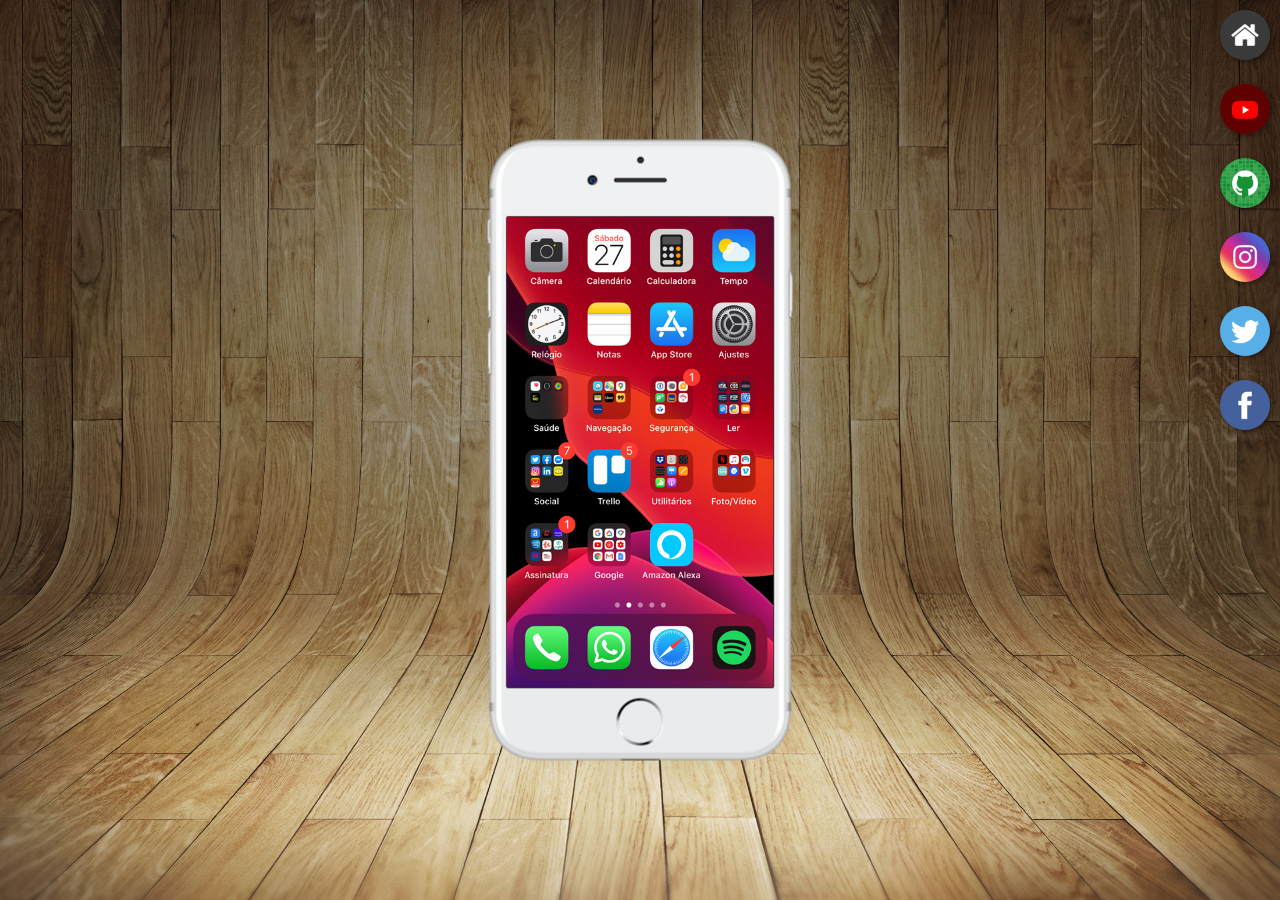
<file: index.html>
<!DOCTYPE html>
<html lang="pt-br">
<head>
    <meta charset="UTF-8">
    <meta name="viewport" content="width=device-width, initial-scale=1.0">
    <title>Projeto rede sociais</title>
    <link rel="stylesheet" href="estilos/style.css">
    <link rel="shortcut icon" href="favicon.ico" type="image/x-icon">
</head>
<body>
    <main>
        <section id="telefone">
            <iframe src="home.html" name="tela" id="tela" frameborder="0">
                seu navegador não é compativel com isso
            </iframe>
        </section>
        <section id="redes">
            <a href="home.html" target="tela"><img src="imagens/logo-home.jpg" alt="home"></a><br>
            <a href="yt.html" target="tela"><img src="imagens/logo-youtube.jpg" alt="Youtube"></a><br>
            <a href="Git.html" target="tela"><img src="imagens/logo-github.jpg" alt="Github"></a><br>
            <a href="insta.html" target="tela"><img src="imagens/logo-instagram.jpg" alt="Instagram"></a><br>
            <a href="#" target="tela"><img src="imagens/logo-twitter.jpg" alt="Twitter"></a><br>
            <a href="#" target="tela"><img src="imagens/logo-facebook.jpg" alt="Facebook"></a>
        </section>
    </main>
</body>
</html>
</file>
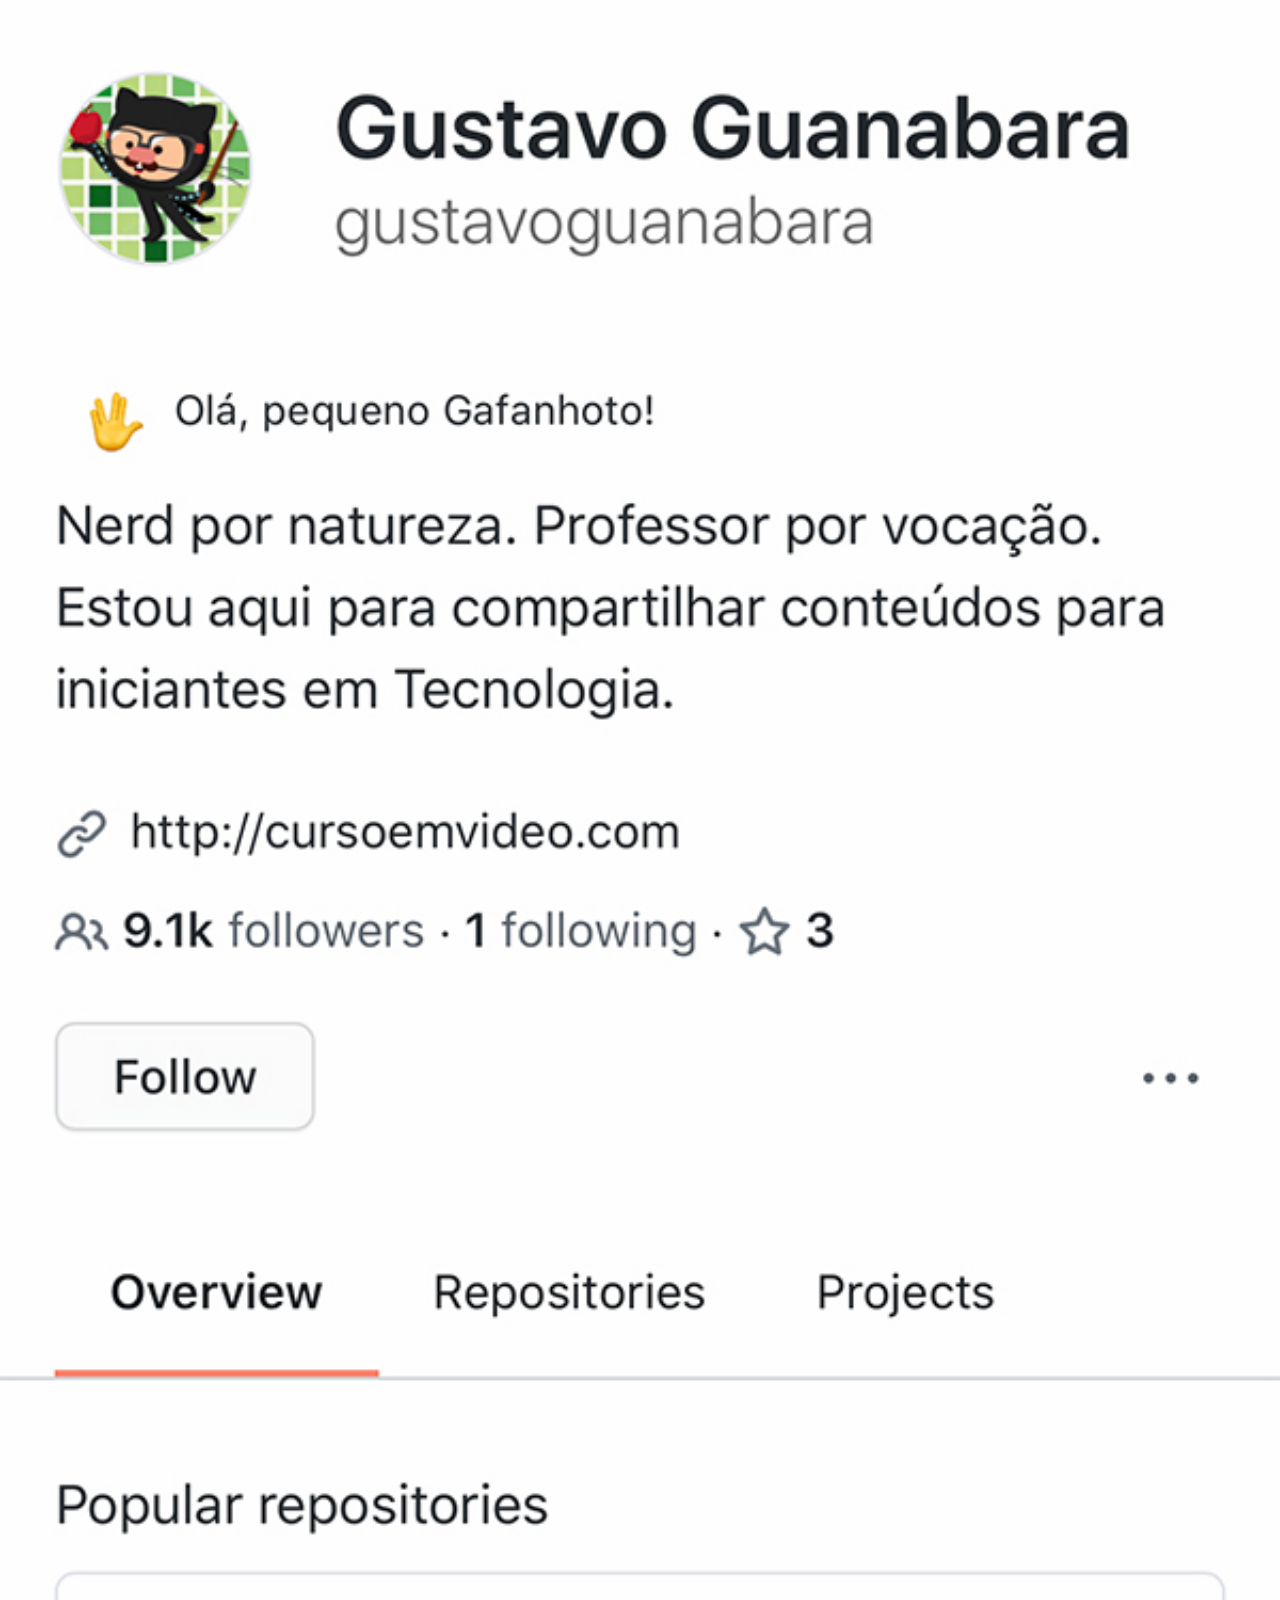
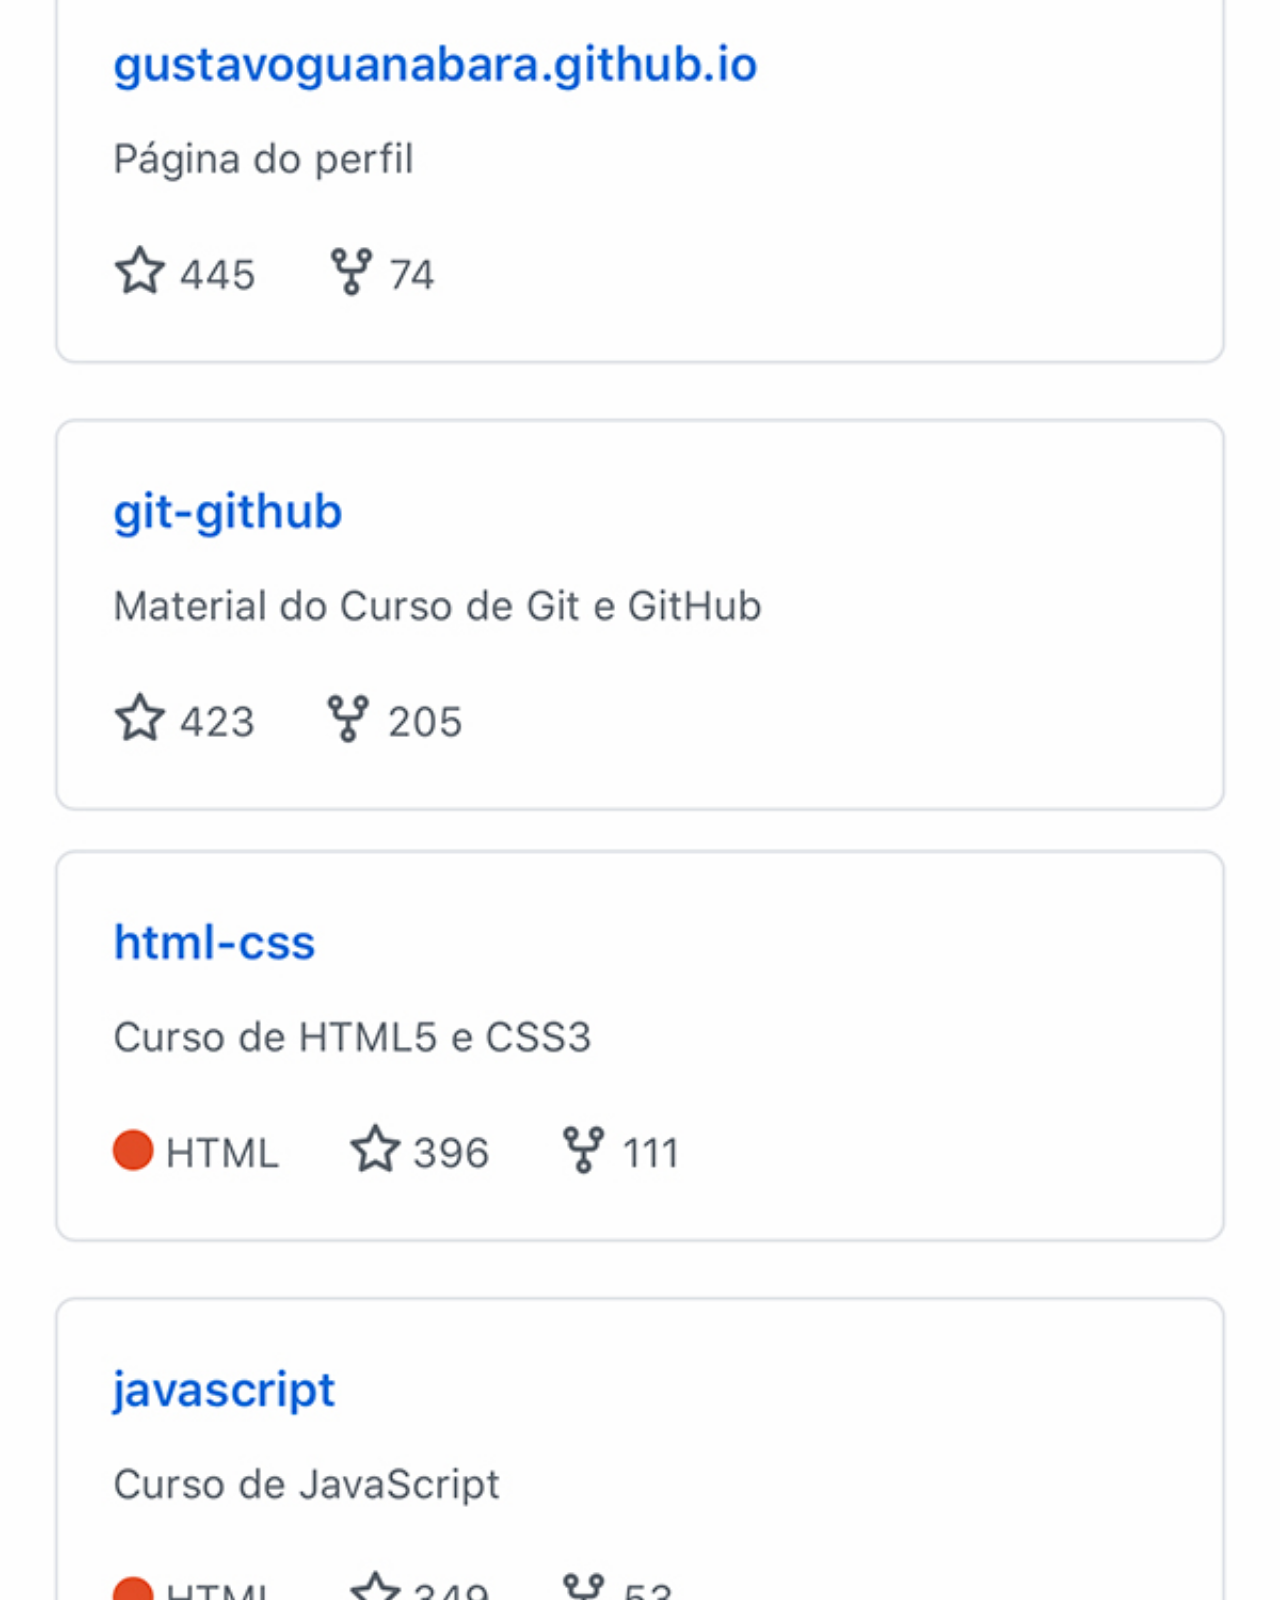
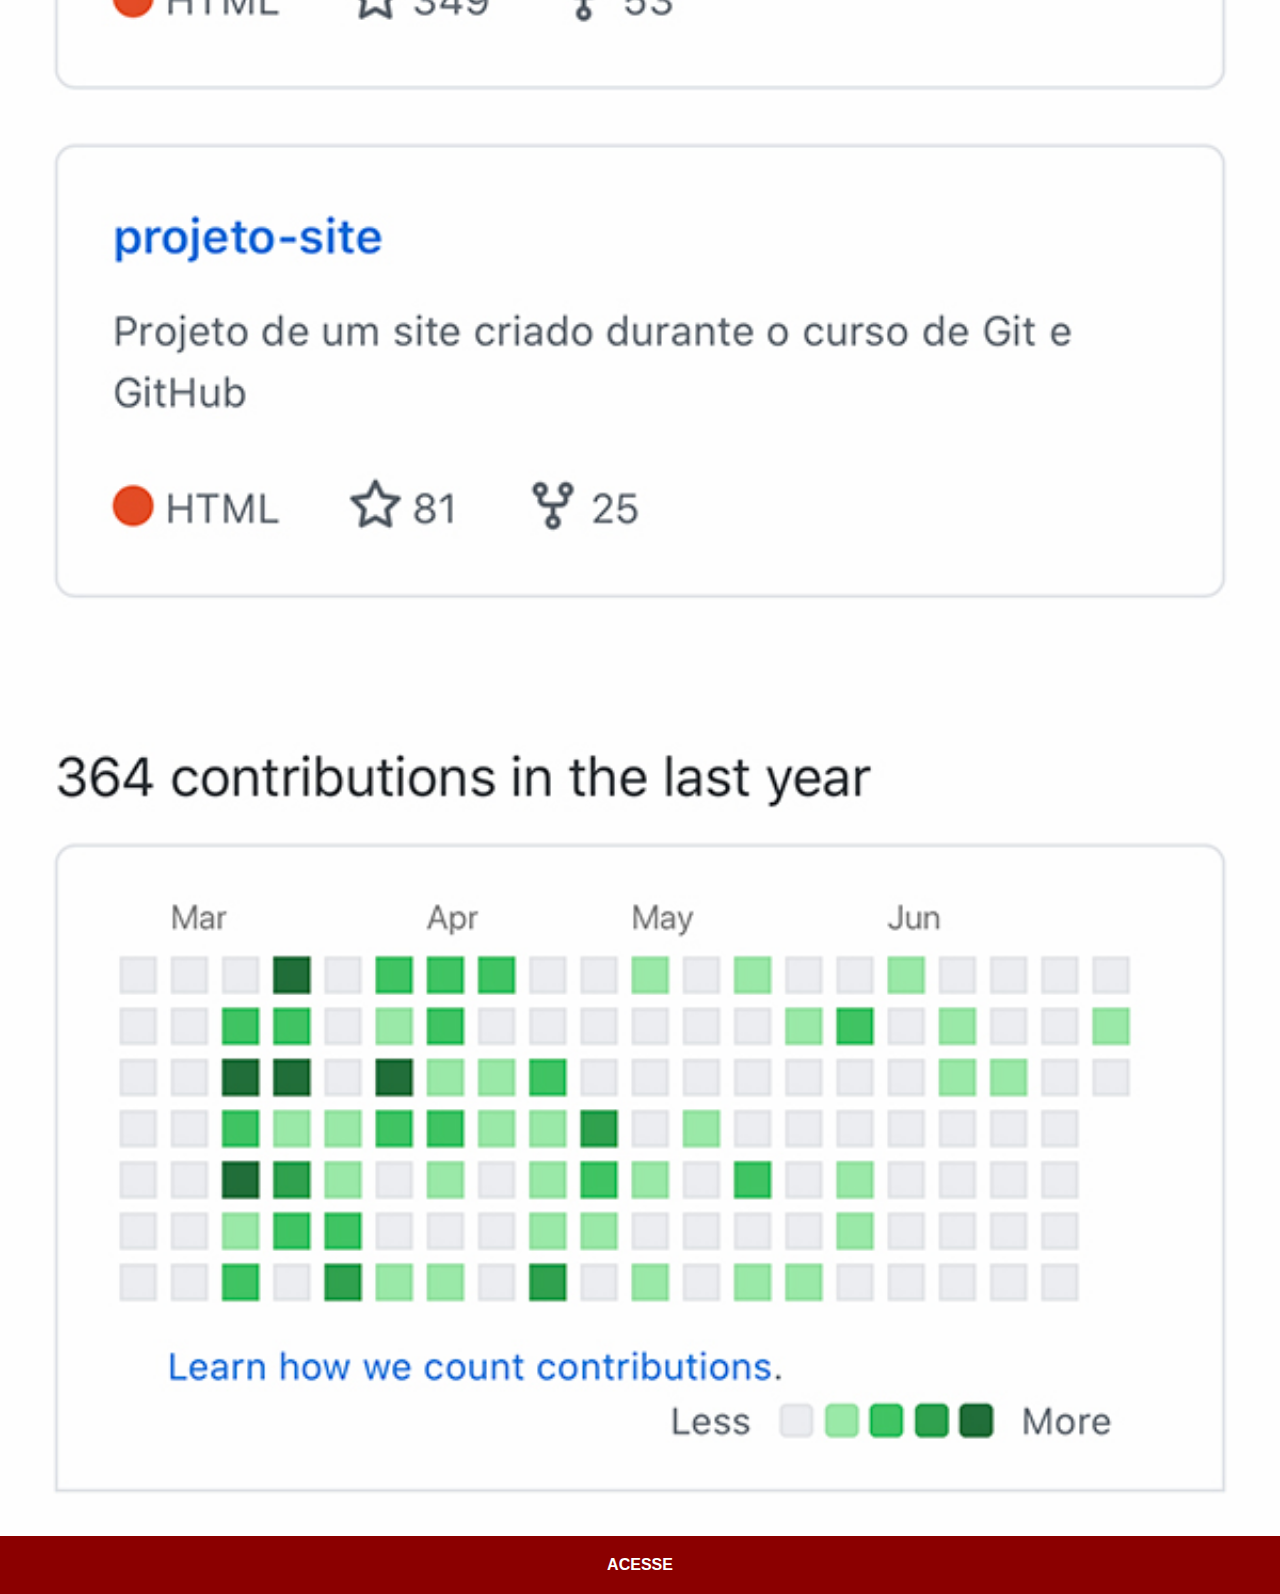
<file: Git.html>
<!DOCTYPE html>
<html lang="pt-br">
<head>
    <meta charset="UTF-8">
    <meta name="viewport" content="width=device-width, initial-scale=1.0">
    <title>Github</title>
    <link rel="stylesheet" href="estilos/social.css">
</head>
<body>
    <img src="imagens/tela-github.jpg" alt="github">
    <a href="https://github.com/ViitorDev" target="_blank">ACESSE</a>
</body>
</html>
</file>
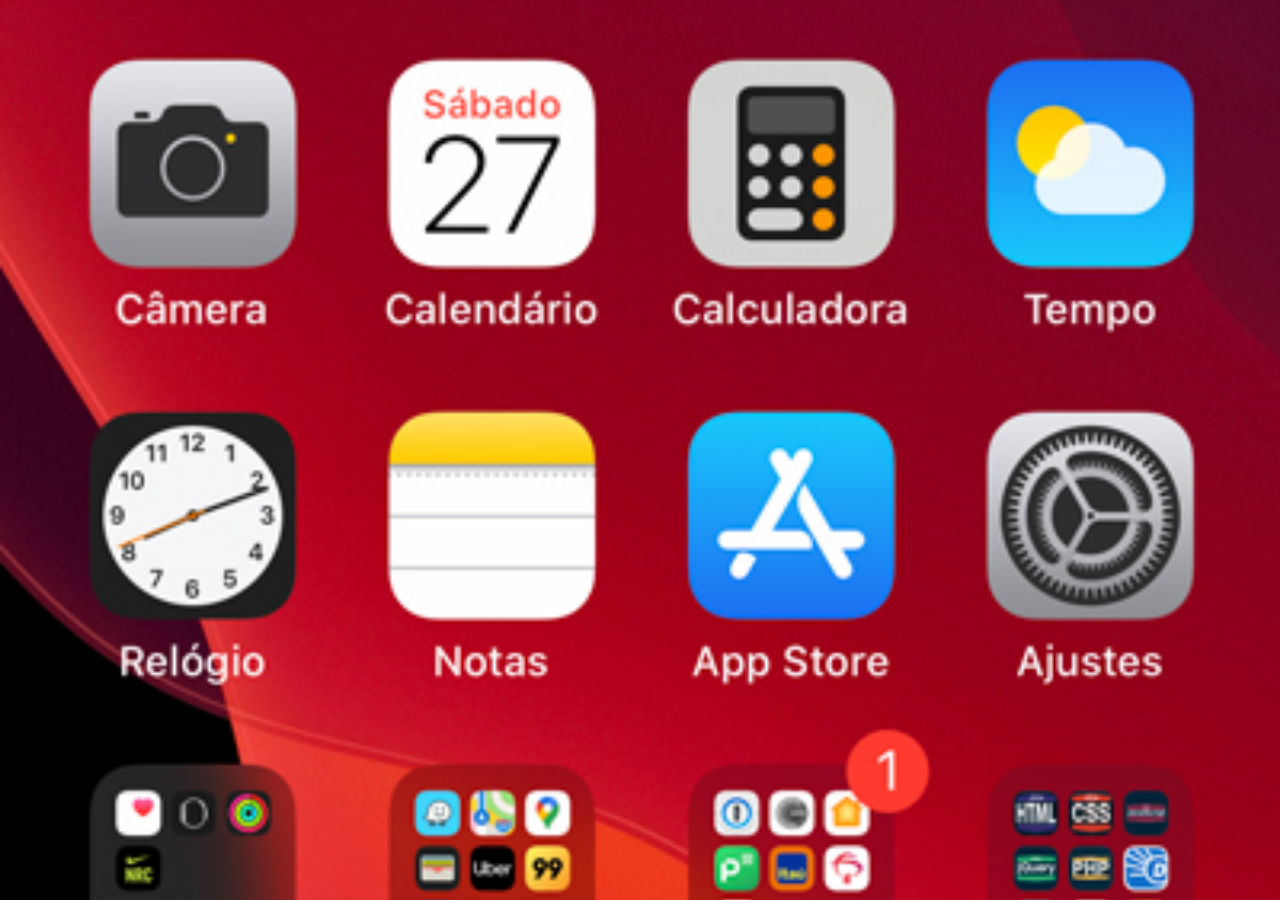
<file: home.html>
<!DOCTYPE html>
<html lang="pt-br">
<head>
    <meta charset="UTF-8">
    <meta name="viewport" content="width=device-width, initial-scale=1.0">
    <title>home</title>
    <style>
        *{
            margin: 0px;
            padding: 0px;
        }
        body{
            width: 100vw;
            height: 100vh;
            background: black url('imagens/tela-home.jpg')no-repeat top center;
            background-size: cover;
        }
    </style>
</head>
<body>
    
</body>
</html>
</file>
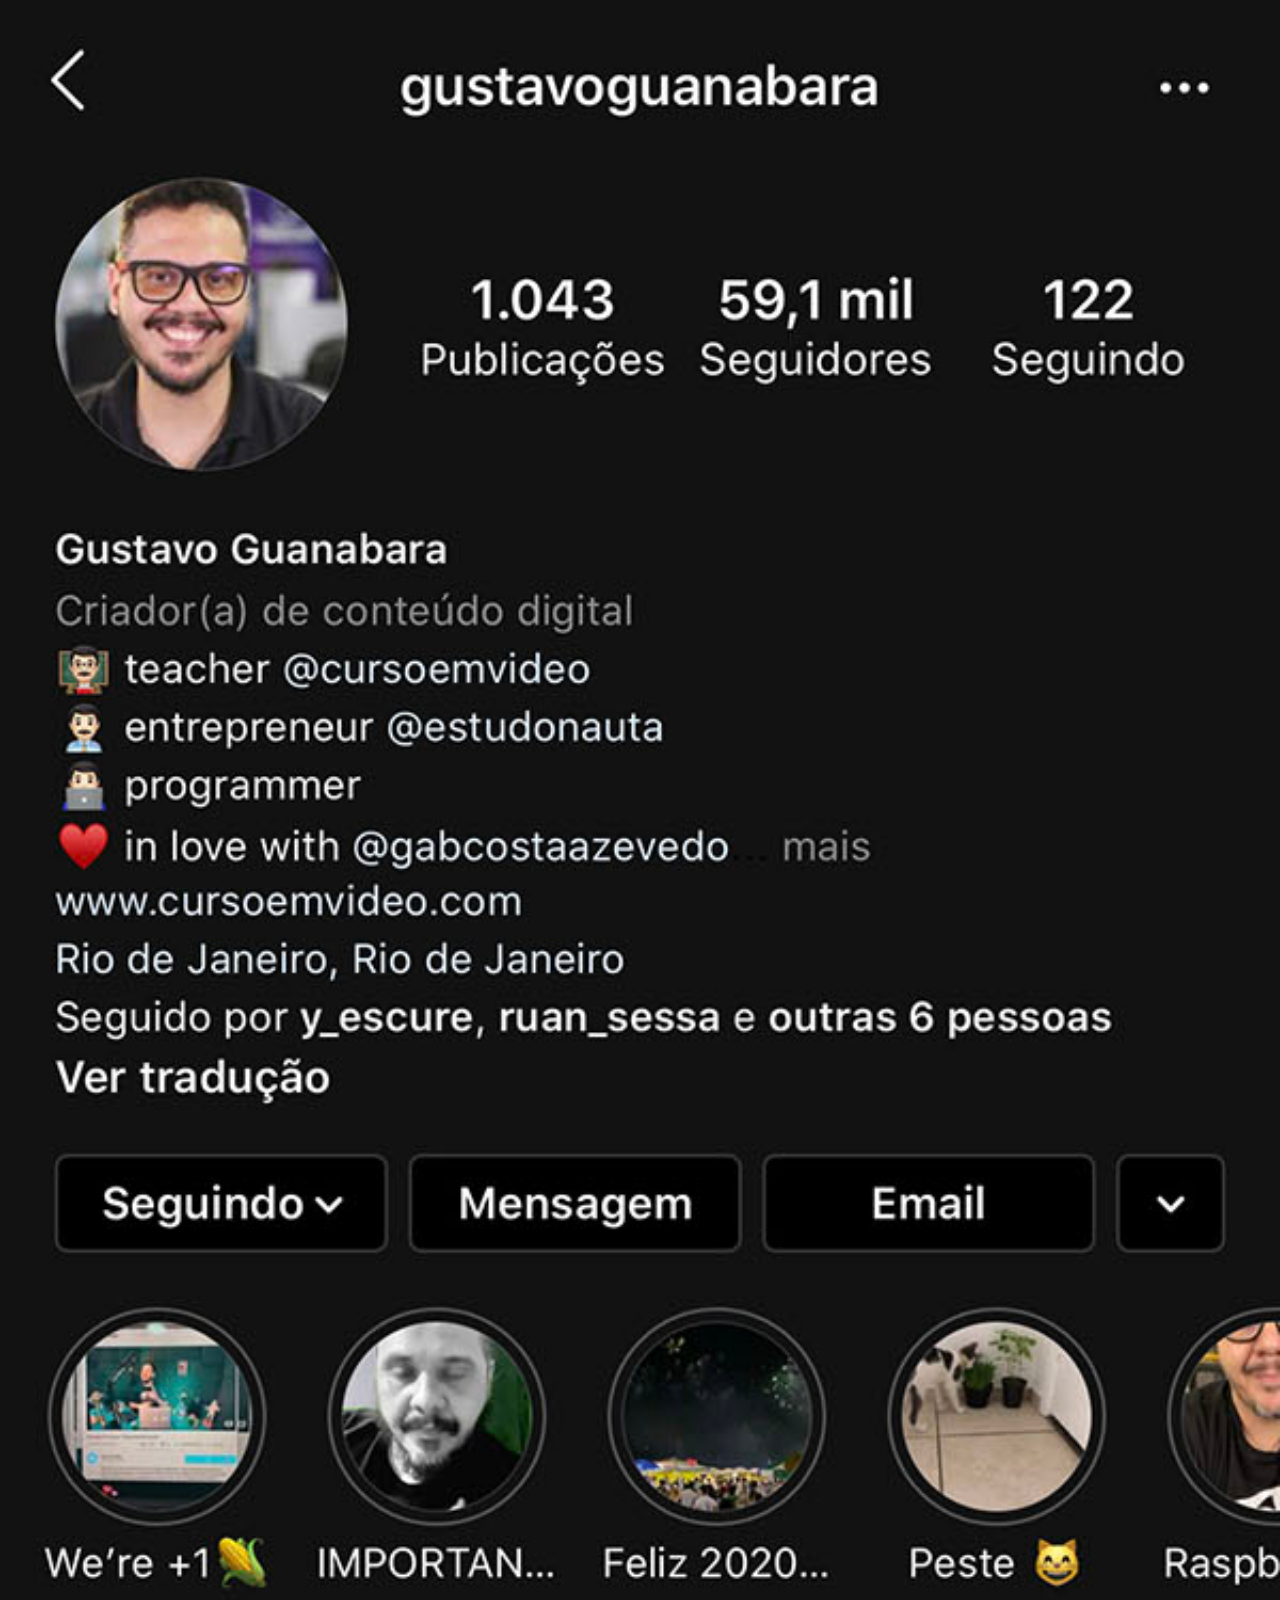
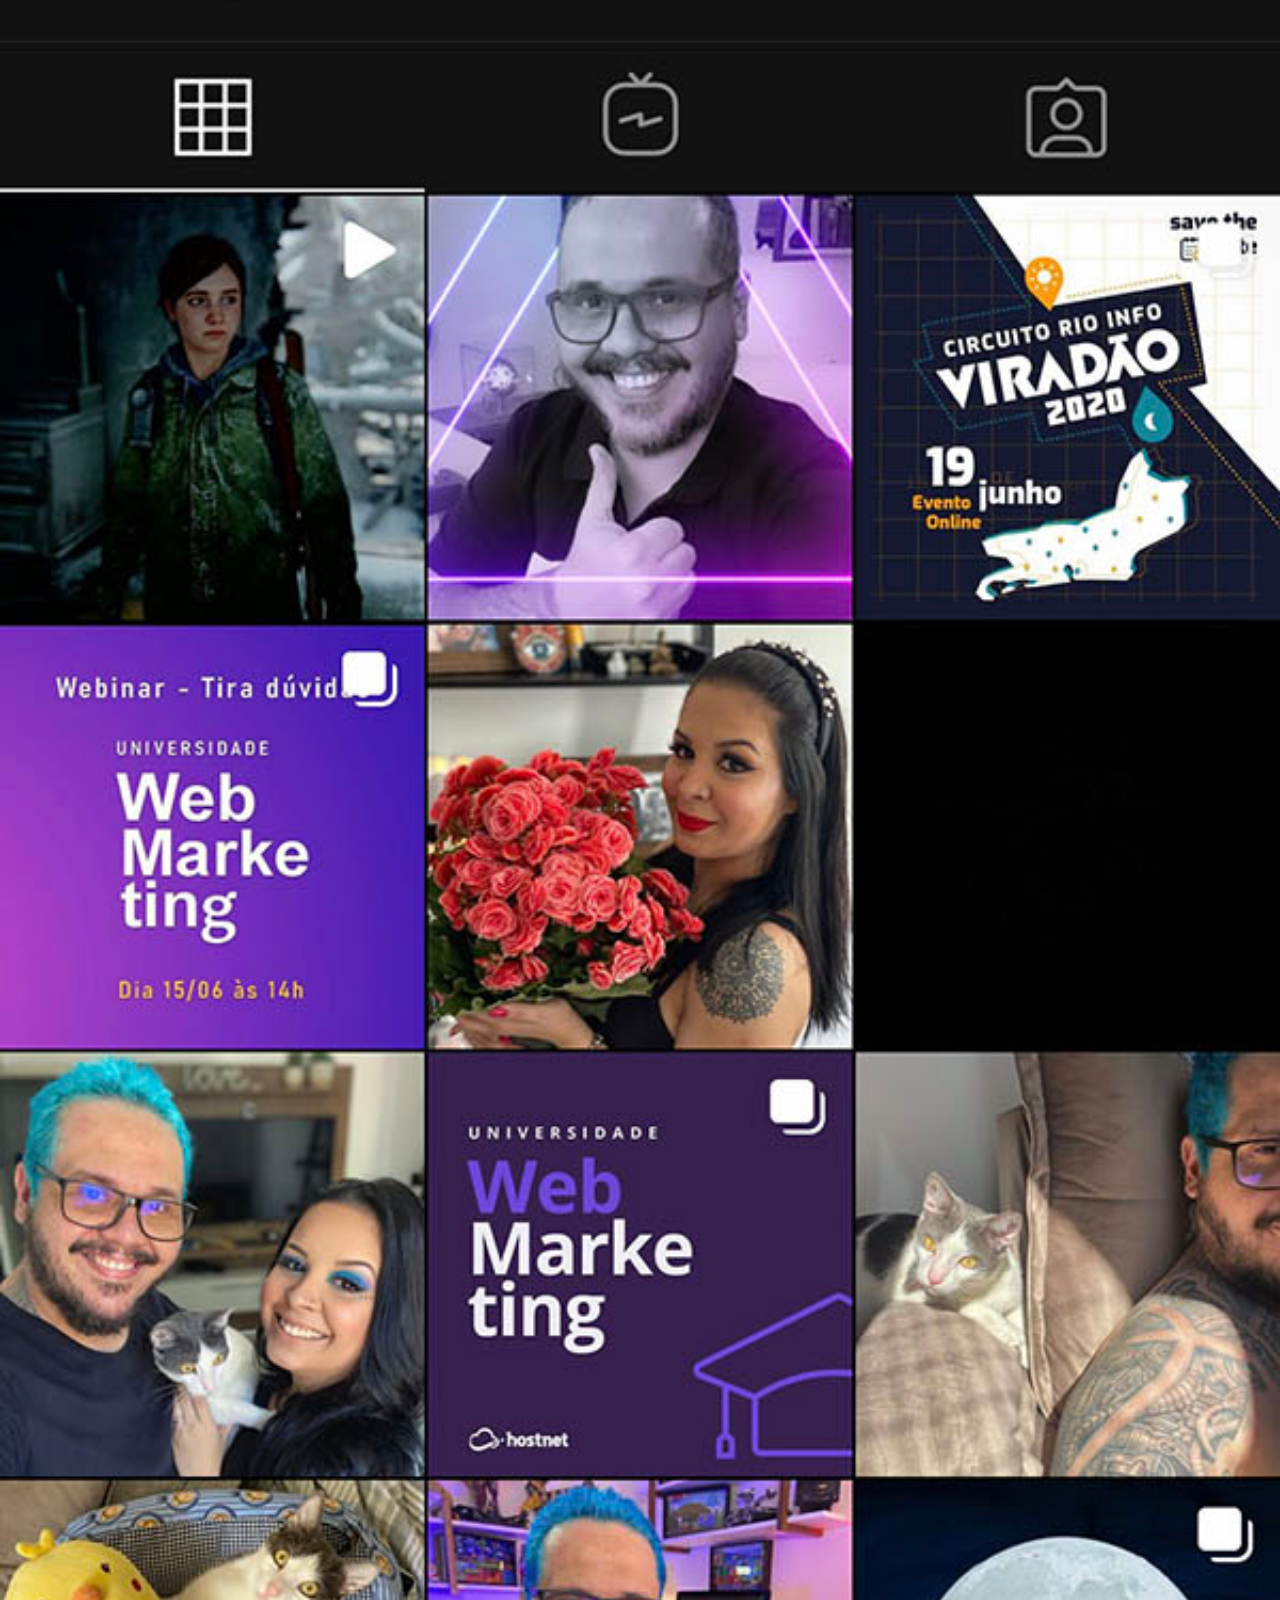
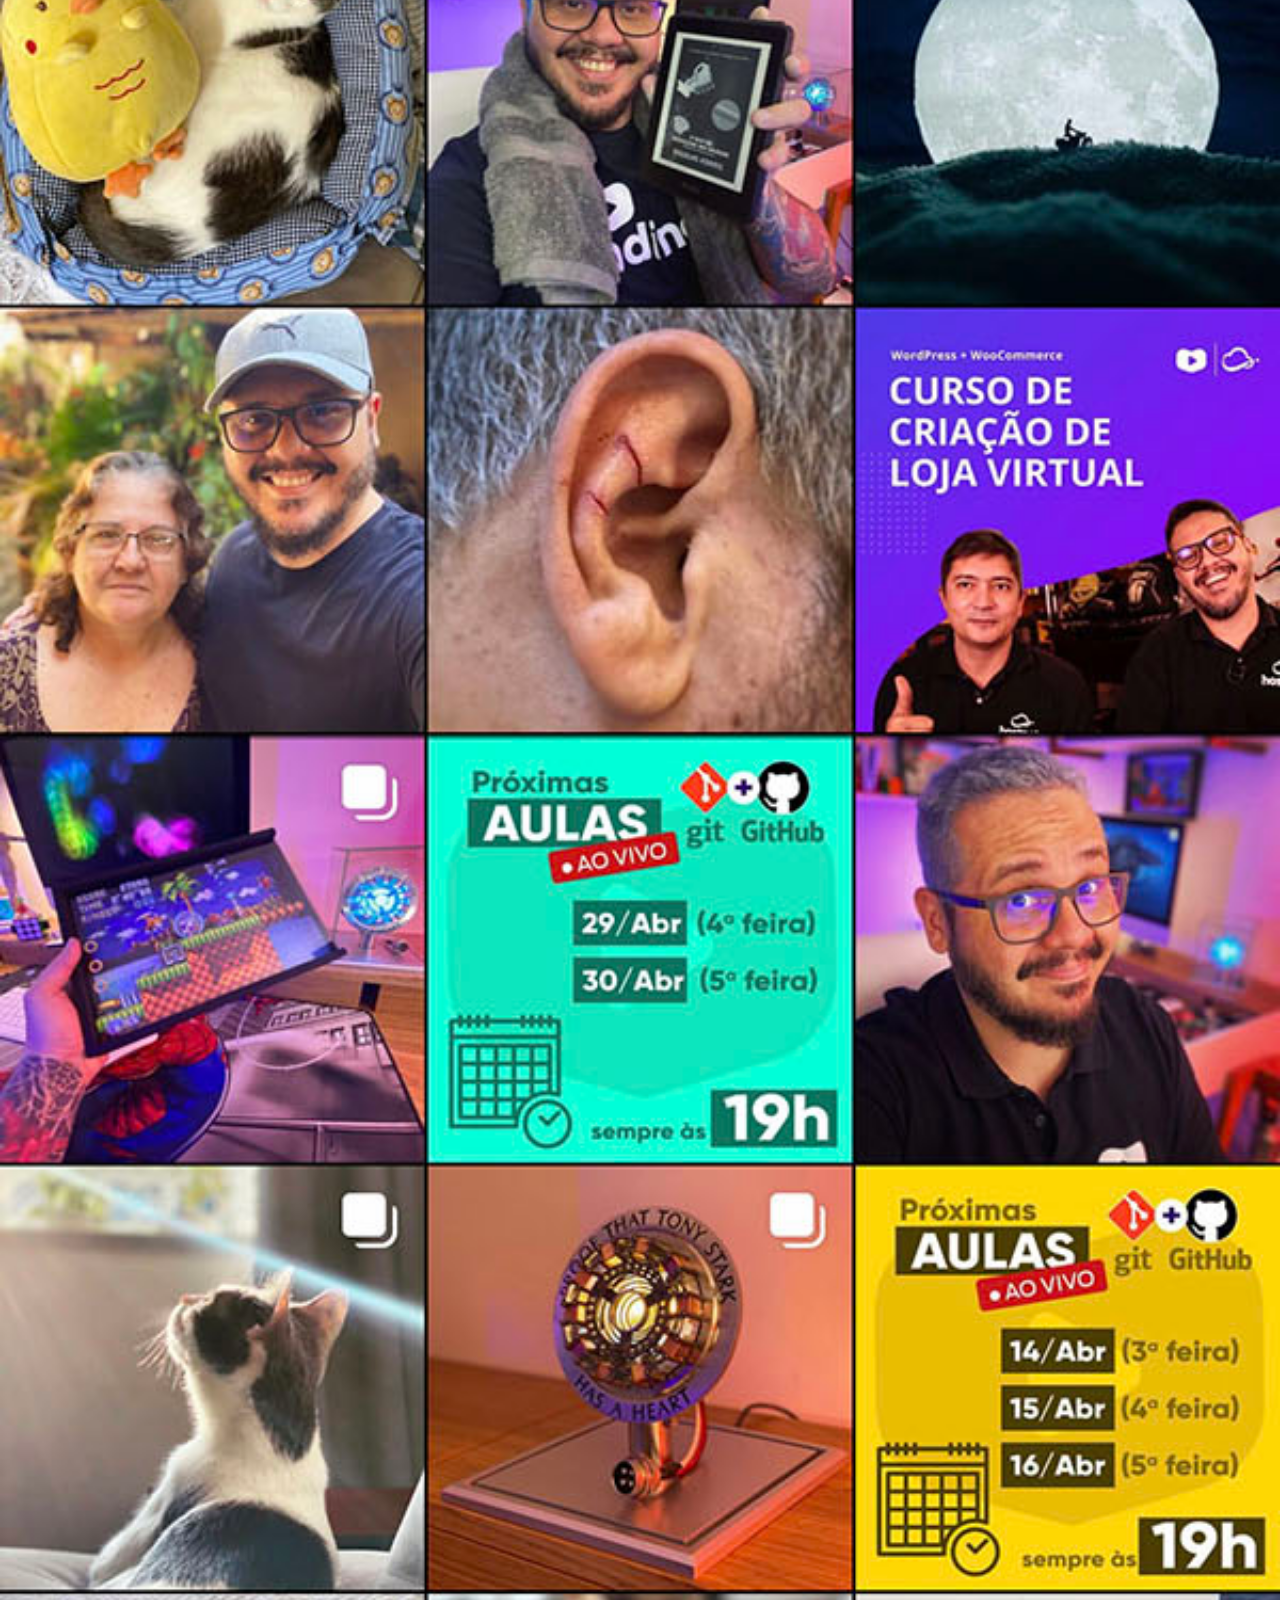
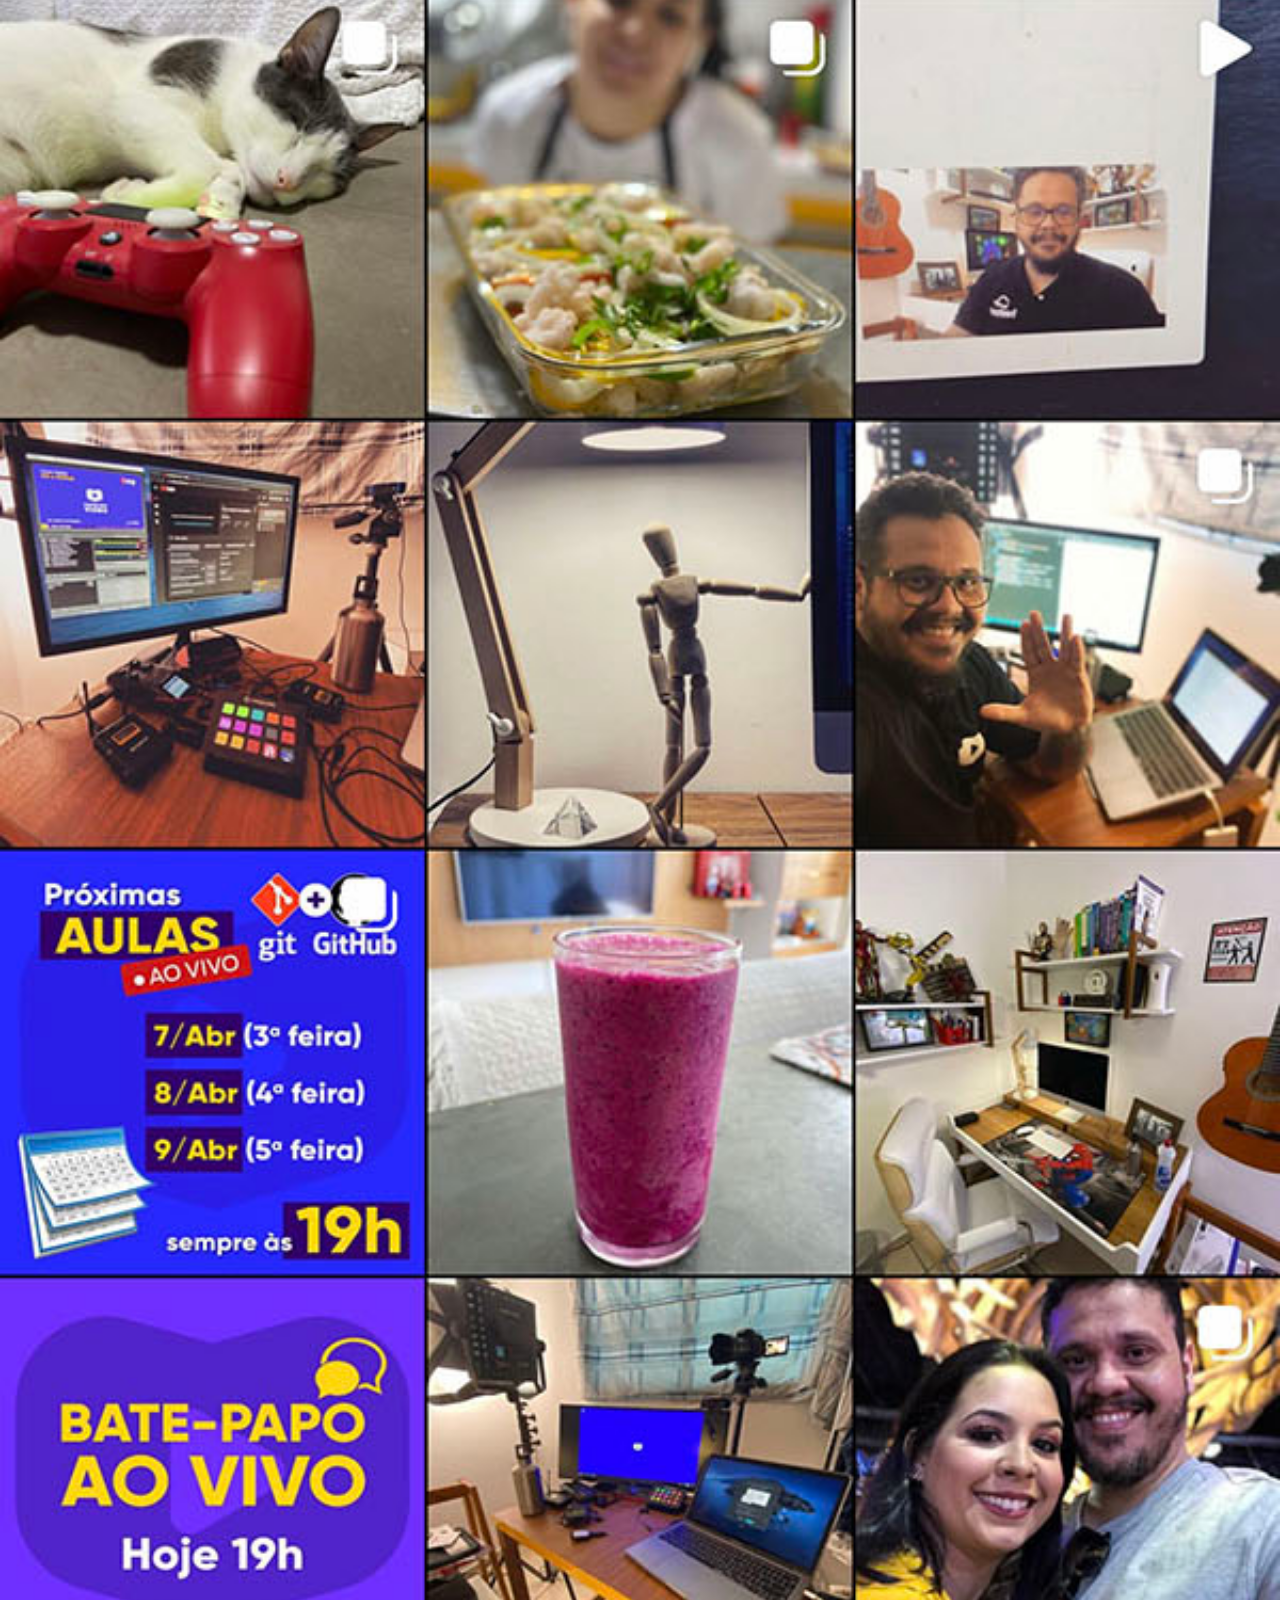
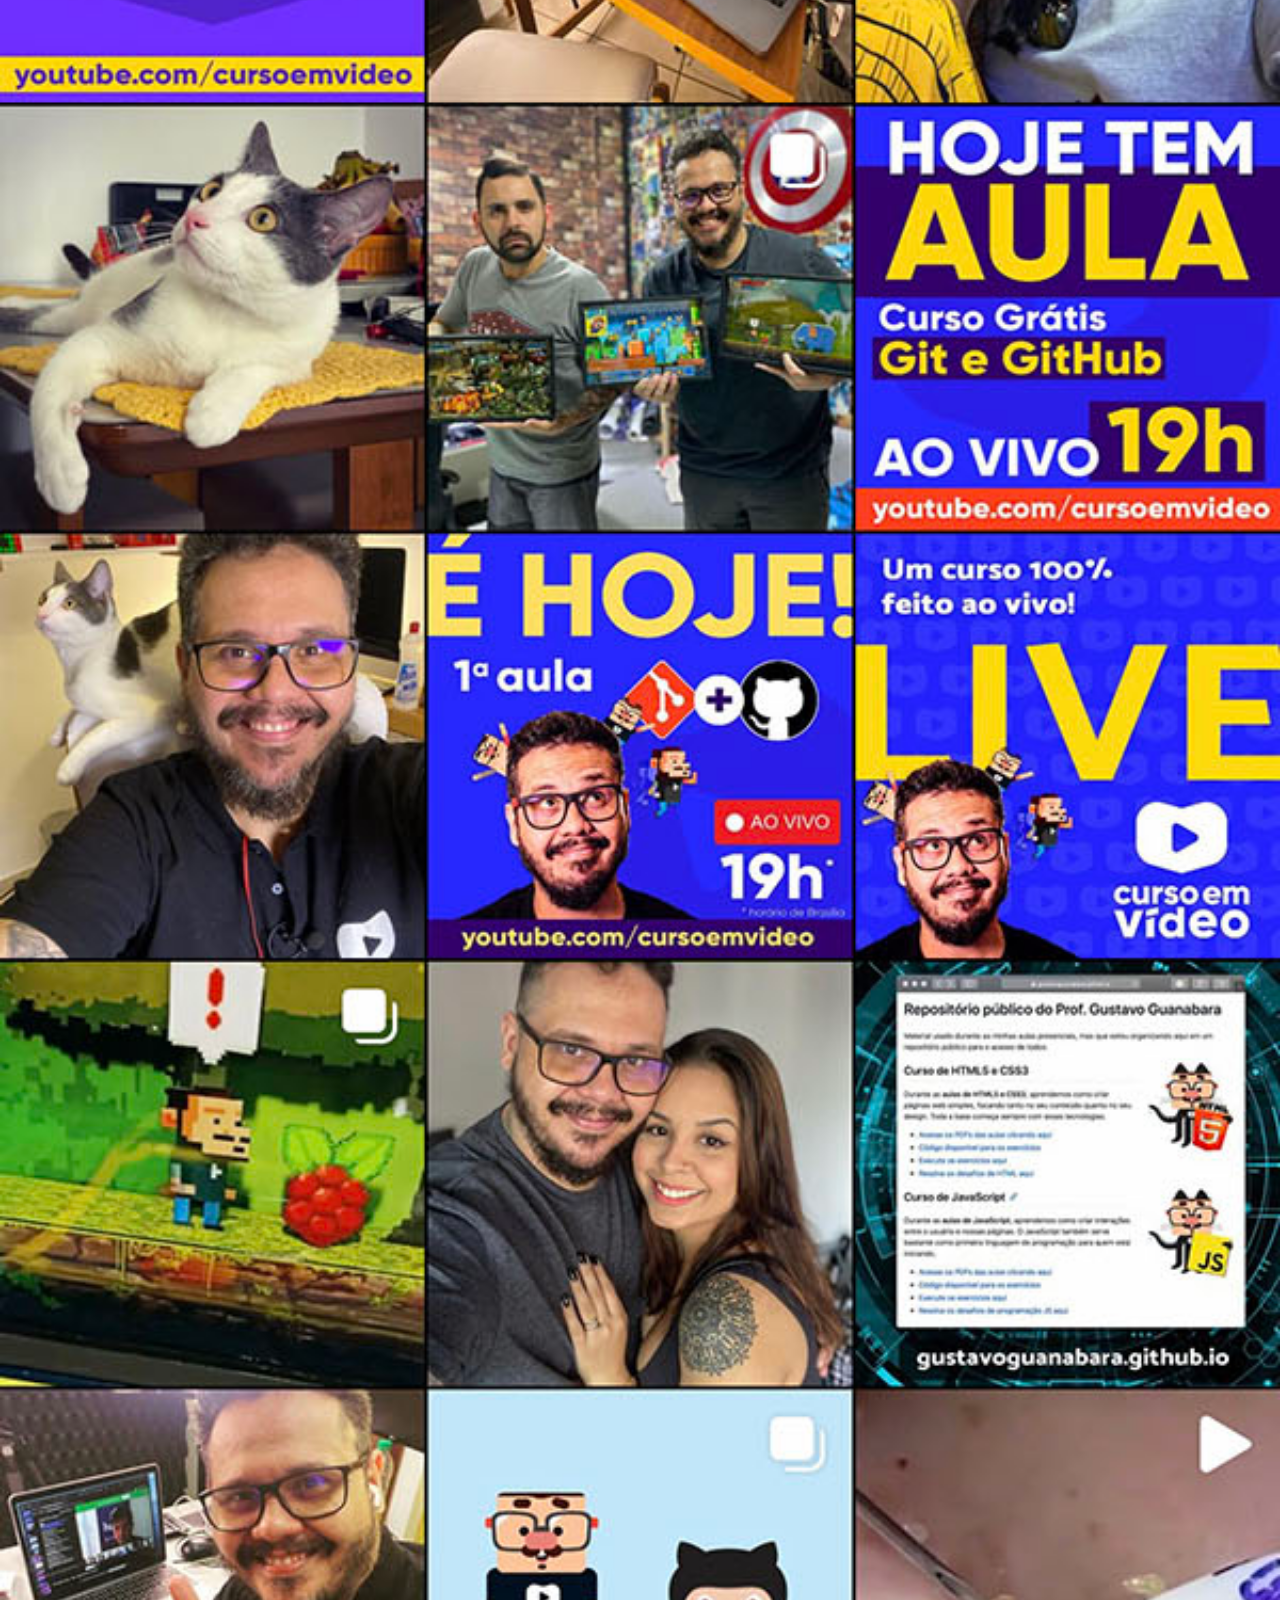
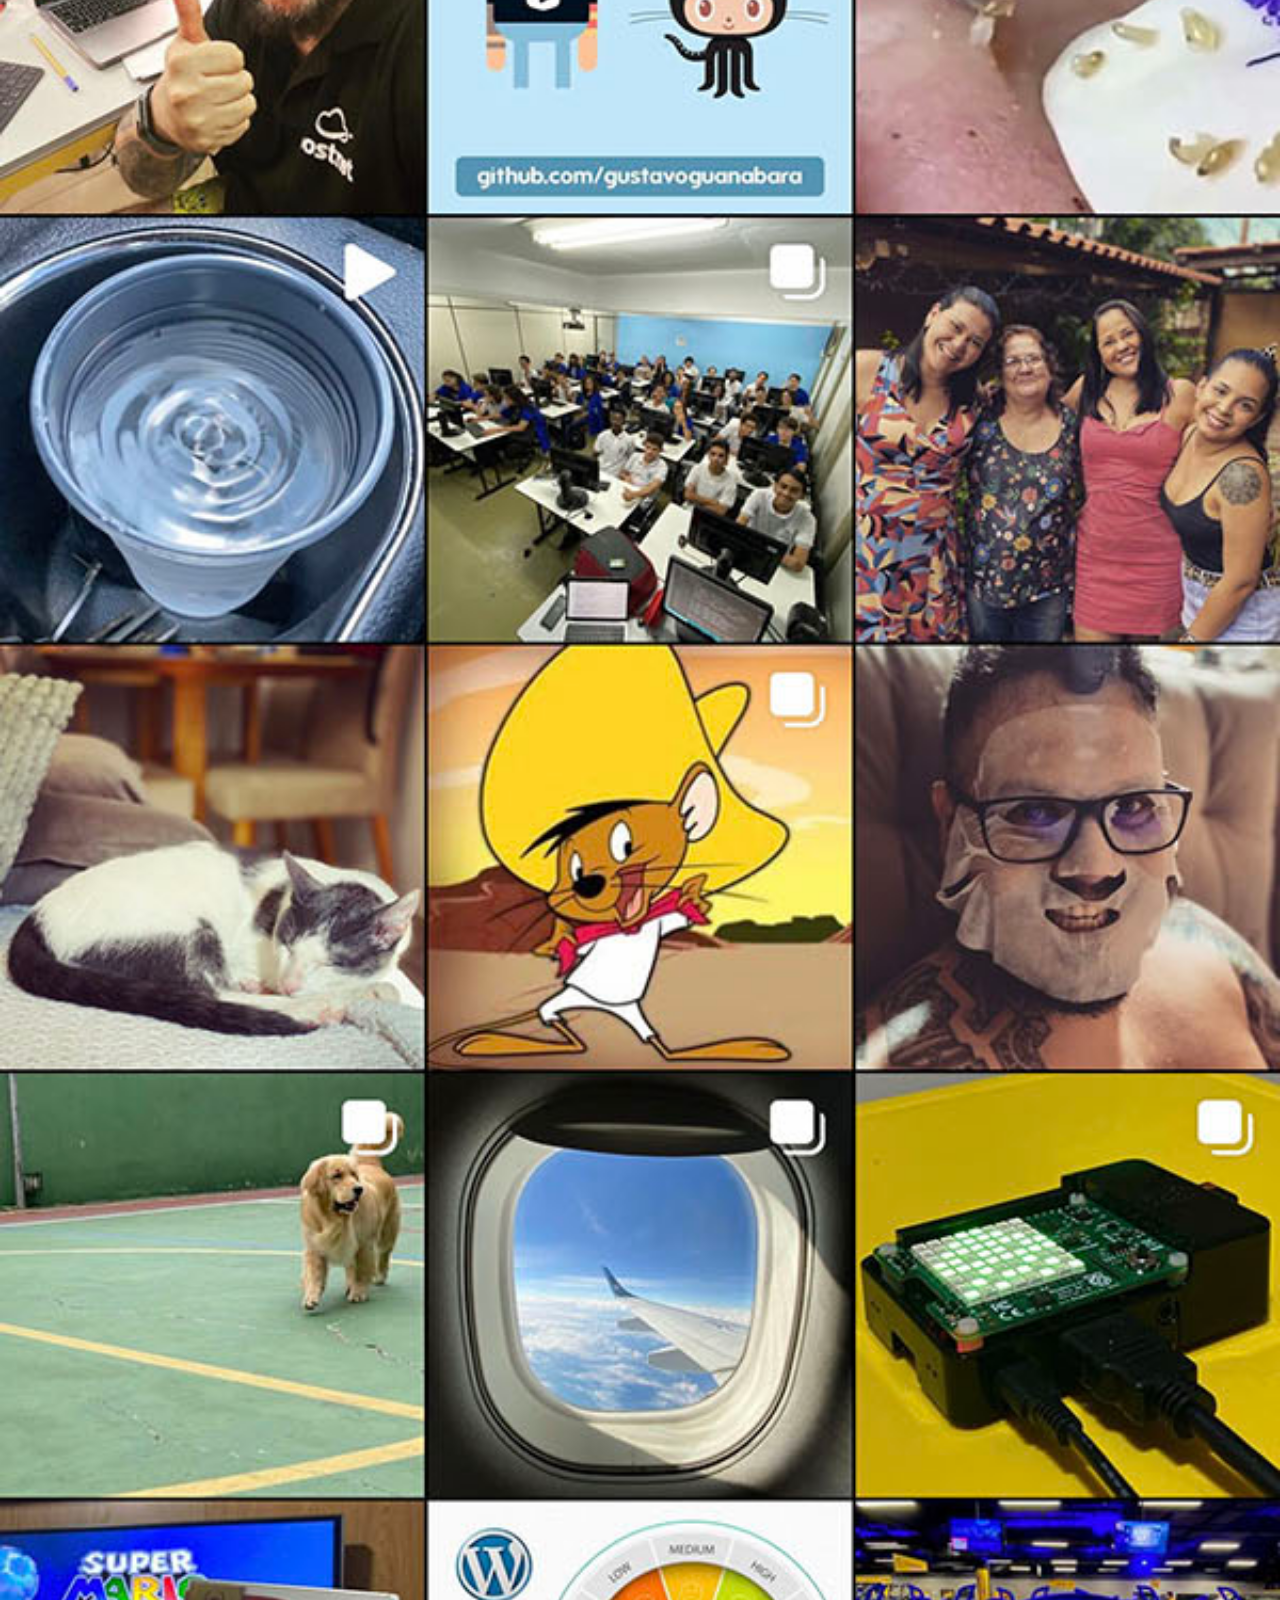
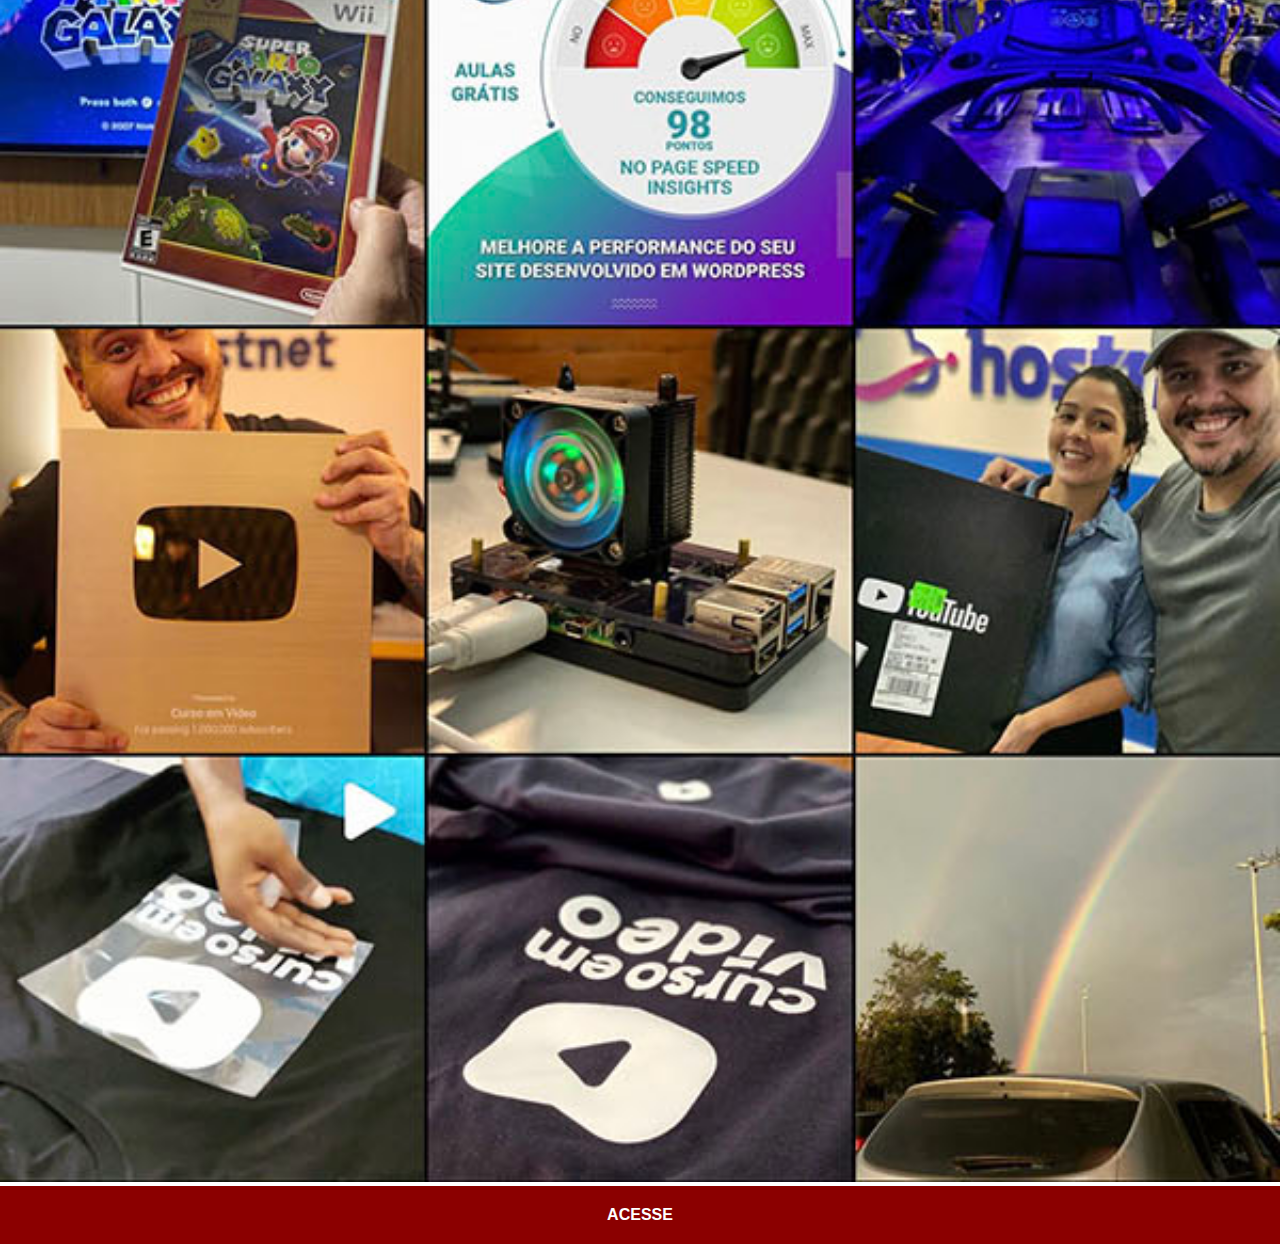
<file: insta.html>
<!DOCTYPE html>
<html lang="en">
<head>
    <meta charset="UTF-8">
    <meta name="viewport" content="width=device-width, initial-scale=1.0">
    <title>Document</title>
    <link rel="stylesheet" href="estilos/social.css">
</head>
<body>
    <img src="imagens/tela-instagram.jpg" alt="Instagram">
    <a href="https://www.instagram.com/ViitorDev/" target="_blank">ACESSE</a>
</body>
</html>
</file>
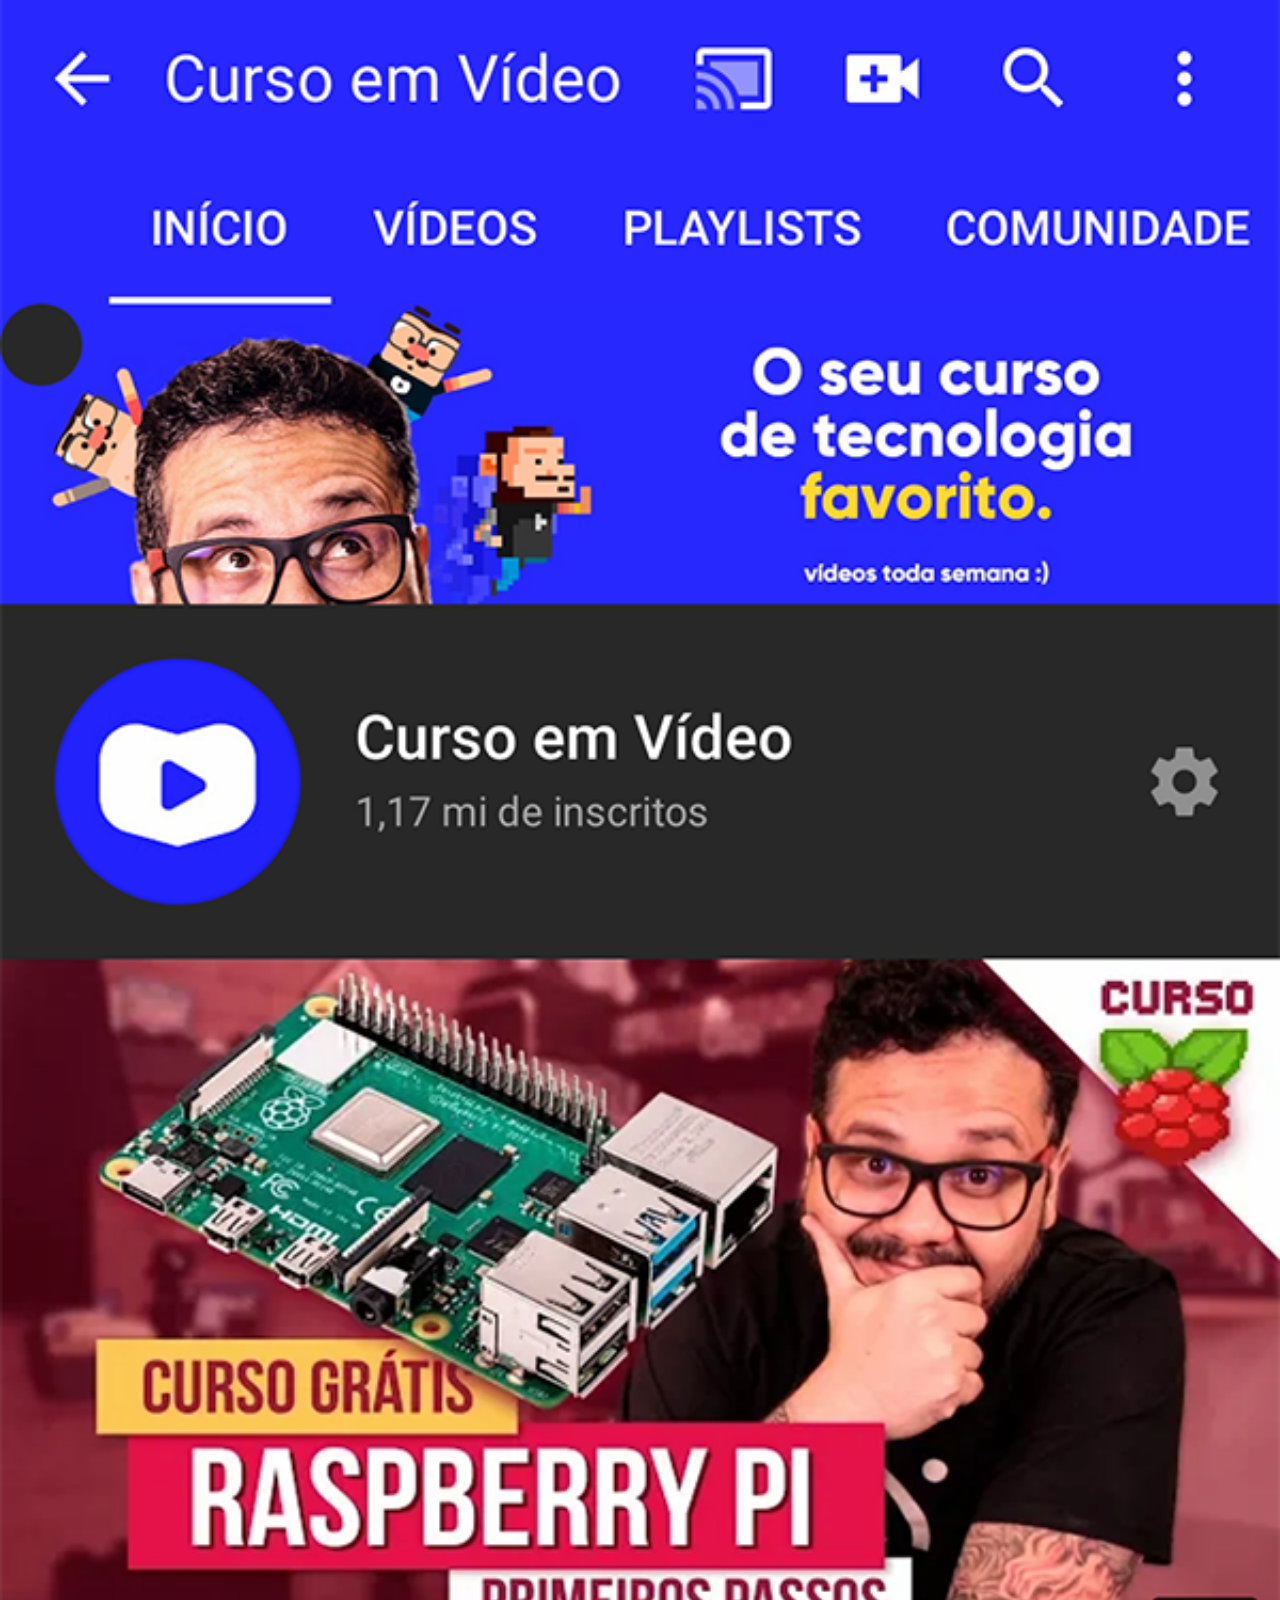
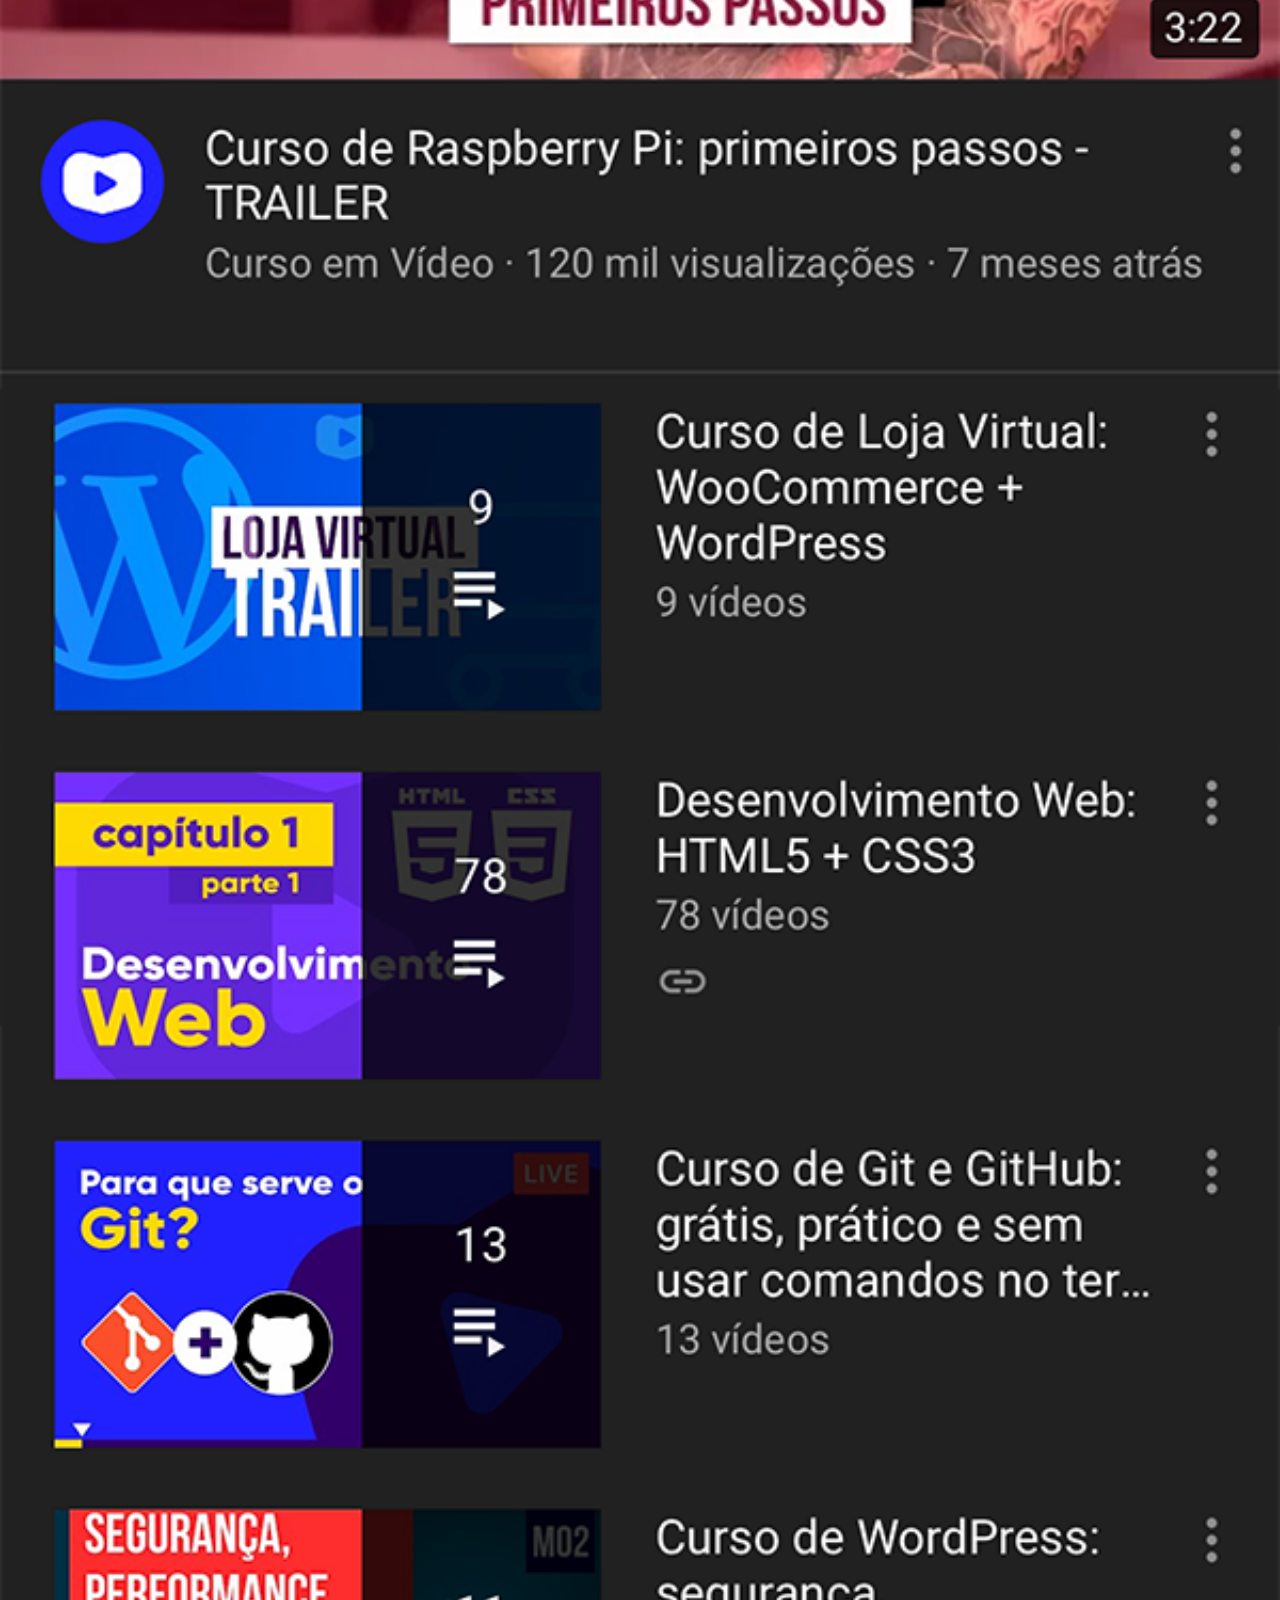
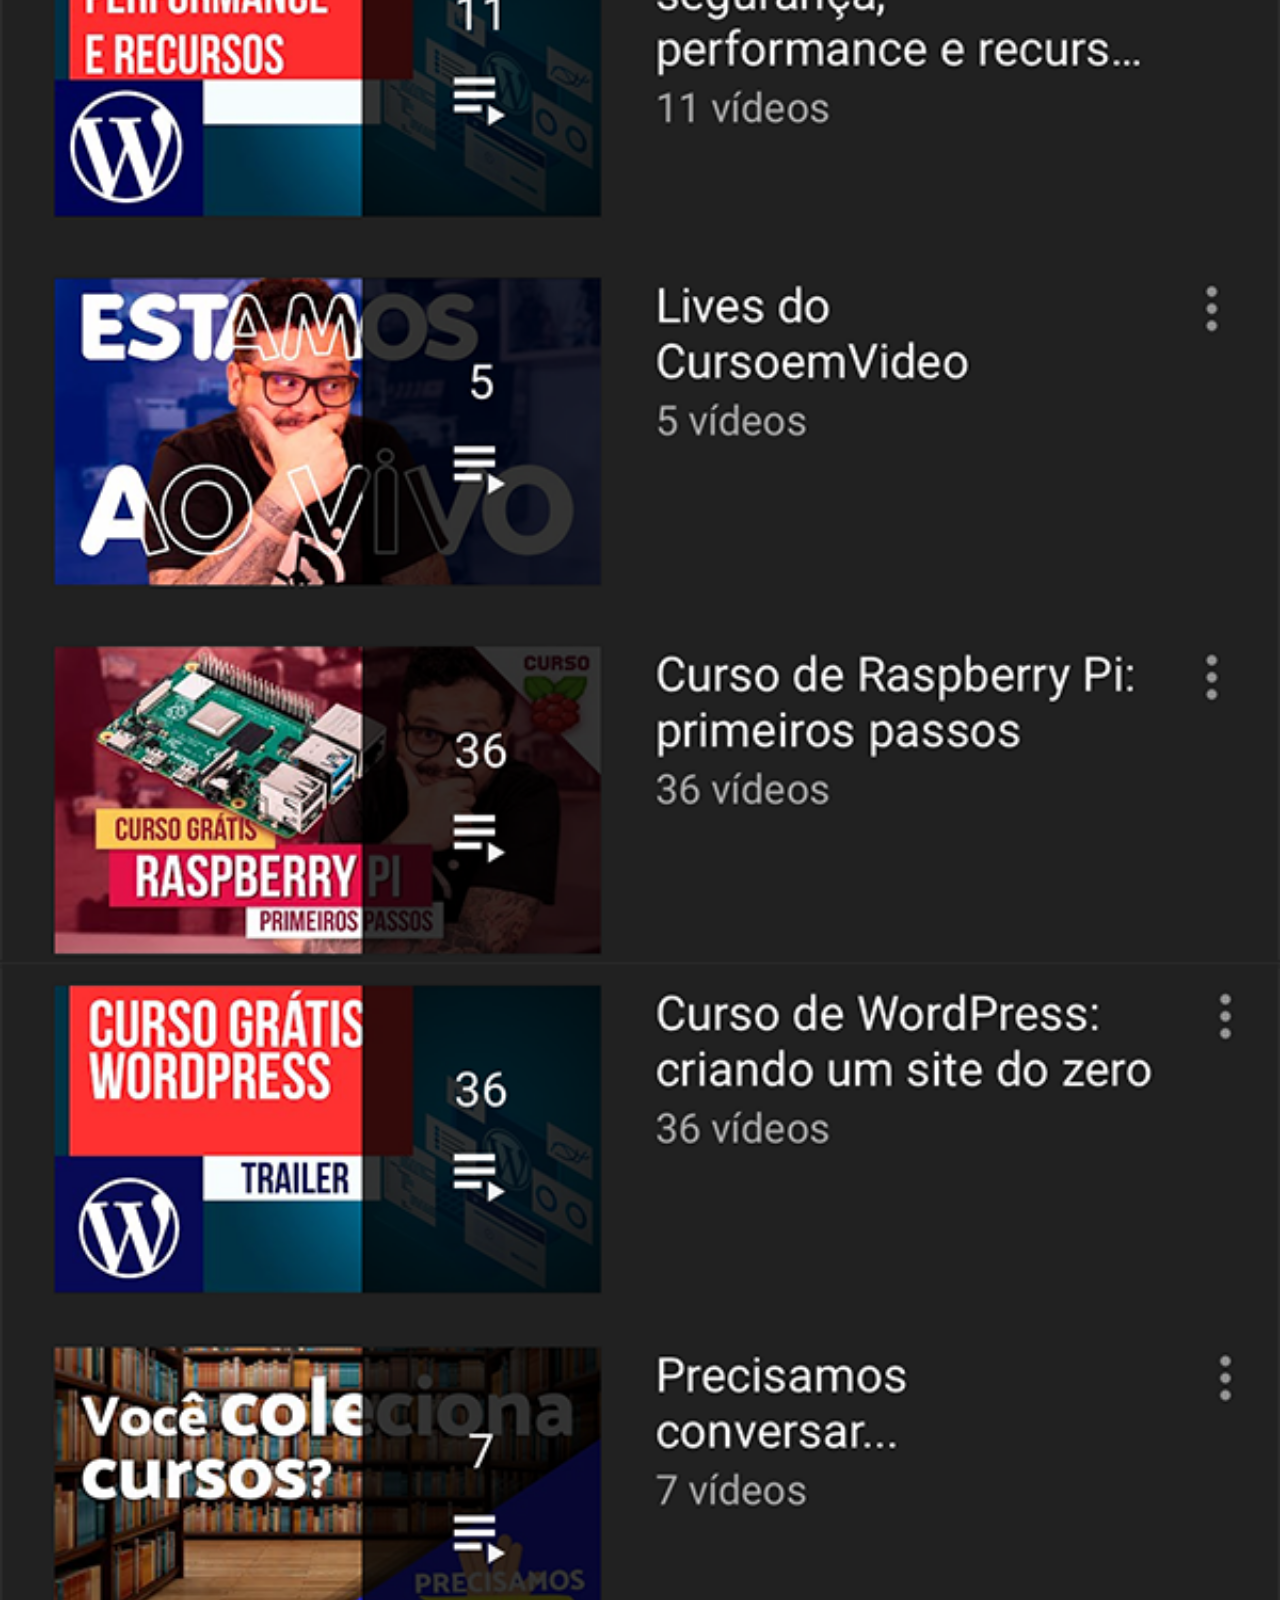
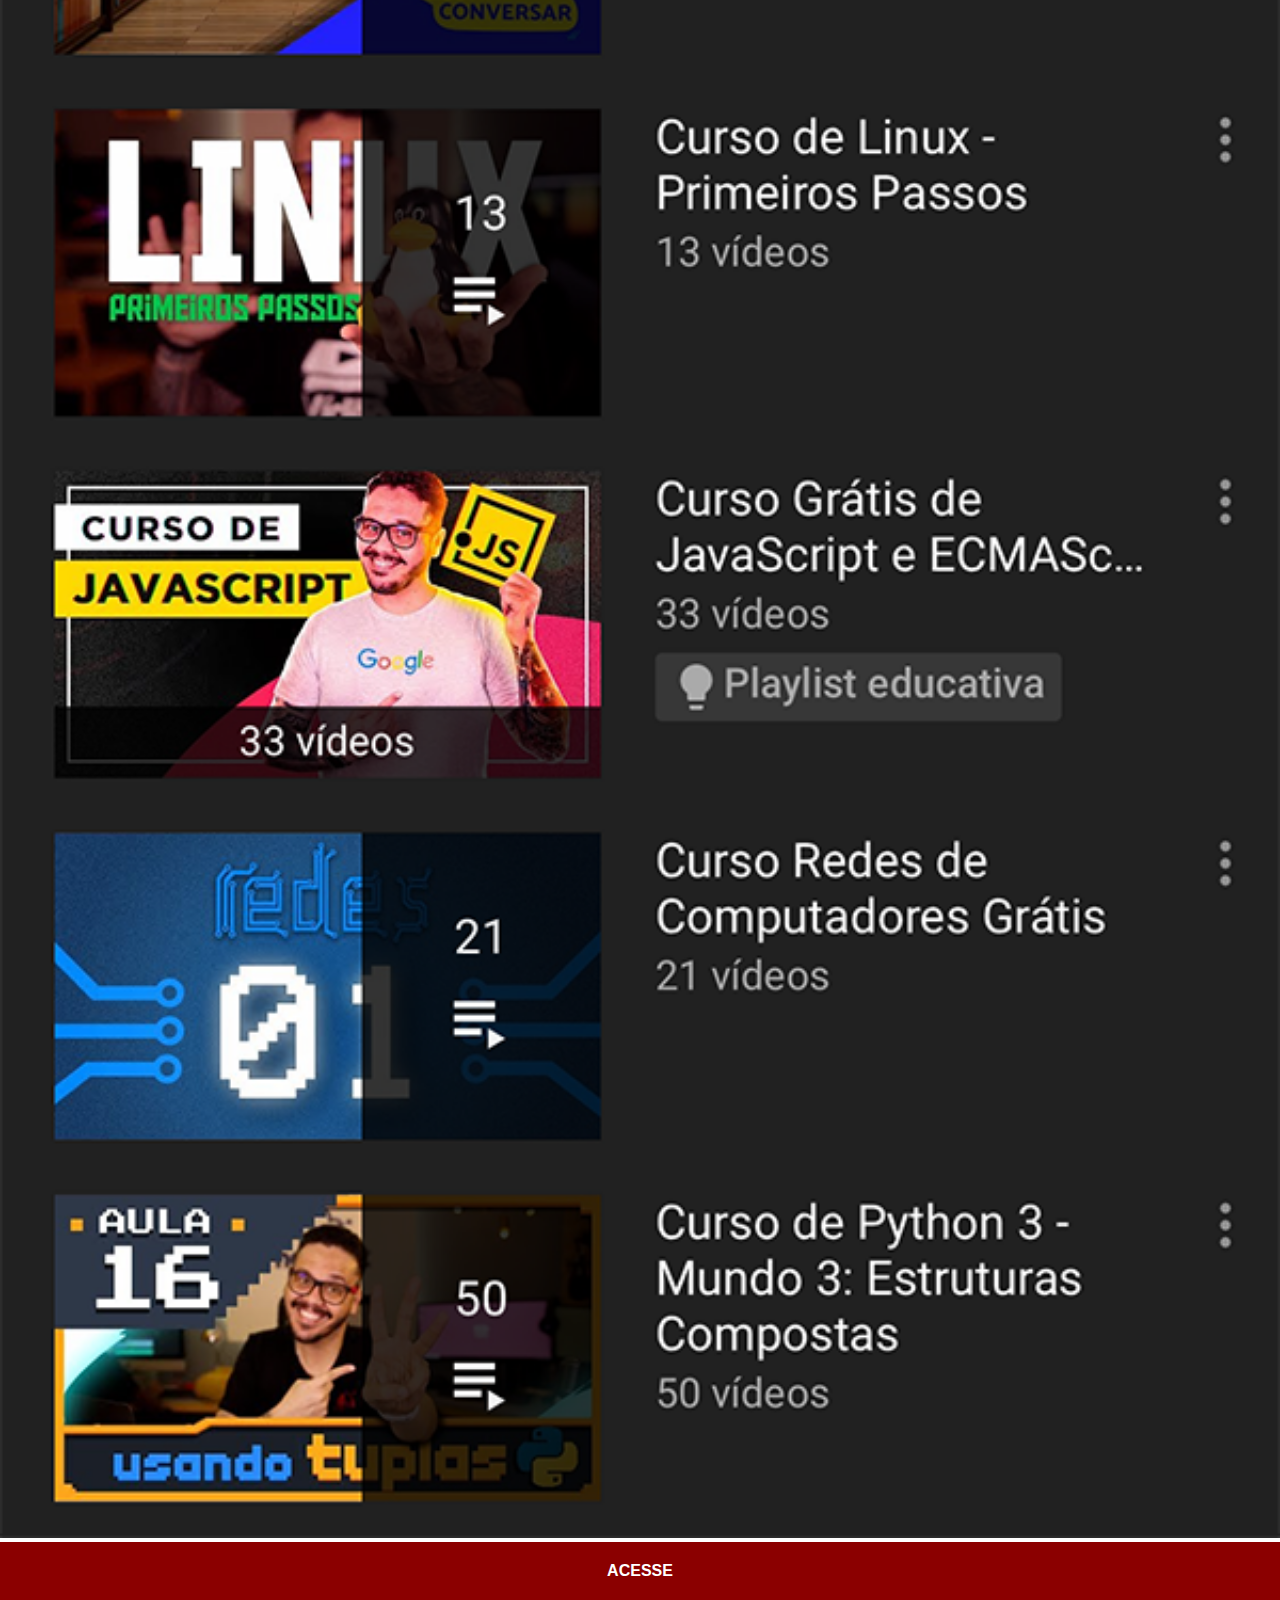
<file: yt.html>
<!DOCTYPE html>
<html lang="pt-br">
<head>
    <meta charset="UTF-8">
    <meta name="viewport" content="width=device-width, initial-scale=1.0">
    <title>Youtube</title>
    <link rel="stylesheet" href="estilos/social.css">
</head>
<body>
    <img src="imagens/tela-youtube.png" alt="Youtube">
    <a href="https://www.youtube.com/@CursoemVideo/playlists" target="_blank">ACESSE</a>
</body>
</html>
</file>
<file: estilos/style.css>
@charset "UTF-8";

*{
    margin: 0px;
    padding: 0px;
    font-family: Arial, Helvetica, sans-serif;
}

html, body{
    height: 100vh;
    width: 100vw;
    background-color: black;
}
body{
    background: url(../imagens/fundo-madeira.jpg)no-repeat top center;
    background-size: cover;
    background-attachment: fixed;
}
main{
    height: 100vh;
    position: relative;
}
section#telefone{
    position: absolute;
    top: 50%;
    left: 50%;
    transform: translate(-50%, -50%);
    height: 627px;
    width: 311px;
    background: url('../imagens/frame-iphone.png') no-repeat;
}
iframe#tela{
    position: relative;
    top:80px;
    left: 22px;
    width: 267px;
    height: 471px;
}
section#redes{
    text-align: right;
}
section#redes img{
    width: 50px;
    margin: 10px;
    border-radius: 50%;
    box-shadow: 2px 2px 5px rgba(0, 0, 0, 0.425);
    box-sizing: border-box;
}

section#redes img:hover{
    border: 2px solid rgba(255, 255, 255, 0.614);
    transform: translate(-3px, -3px);
    box-shadow: 5px 5px 10px rgba(0, 0, 0, 0.628);
    transition: transform .3s, border 1s;
}
</file>
<file: estilos/social.css>
@charset "UTF-8";

*{
    margin: 0px;
    padding: 0px;
    font-family: Arial, Helvetica, sans-serif;
}
::-webkit-scrollbar{
    width: 0px;
    height: 0px;
}
img{
    width: 100vw;
}
a{
    display: block;
    background-color: darkred;
    color: white;
    padding: 20px;
    text-align: center;
    font-weight: bolder;
    text-decoration: none;
}
a:hover{
    background-color: red;
}
</file>
